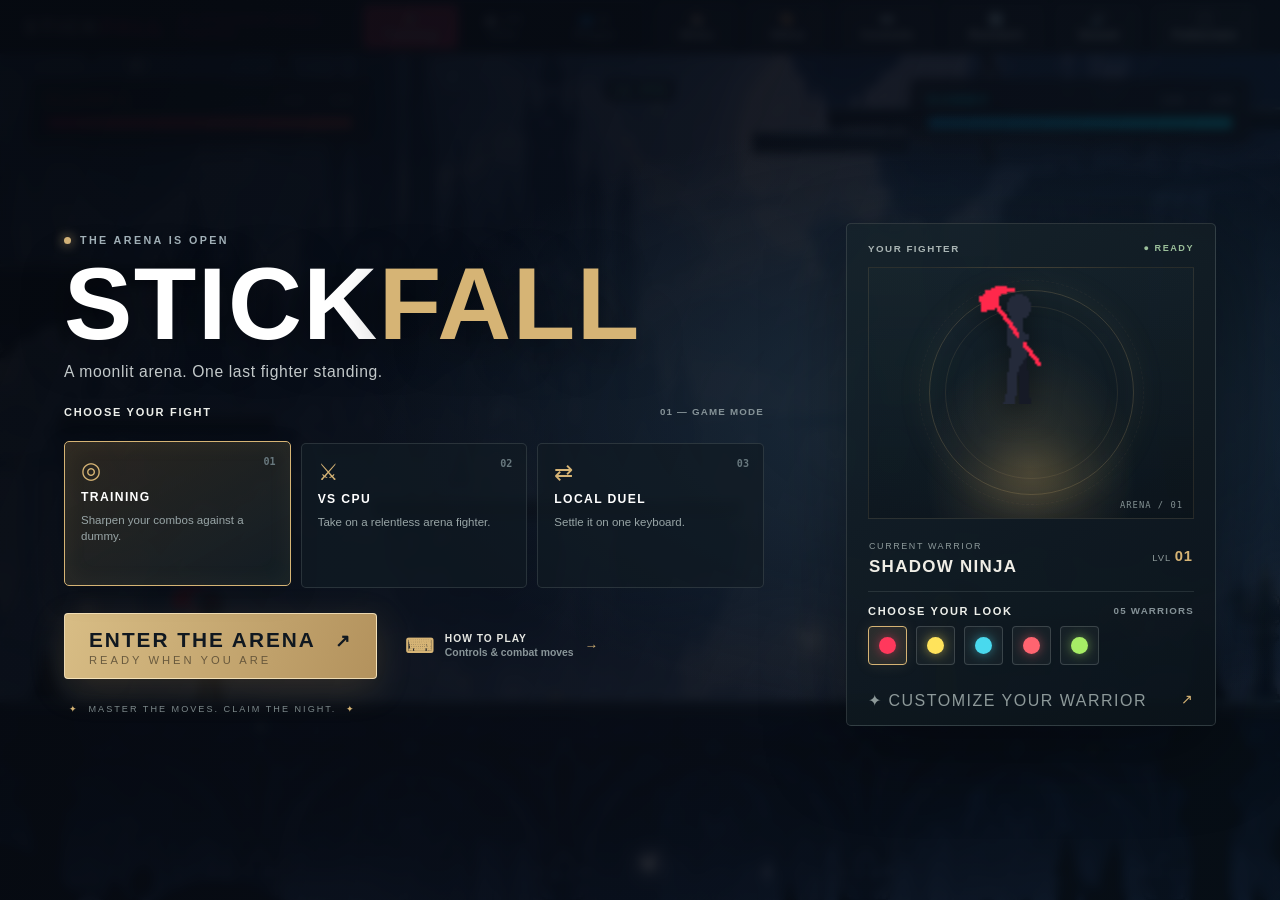
<file: index.html>
<!doctype html>
<html>
  <head>
    <meta charset="utf-8" />
    <meta http-equiv="refresh" content="0; url=/web/" />
    <title>Redirecting…</title>
    <script>location.replace('/web/');</script>
  </head>
  <body>
    <p>If you are not redirected automatically, <a href="/web/">click here</a>.</p>
  </body>
</html>
</file>
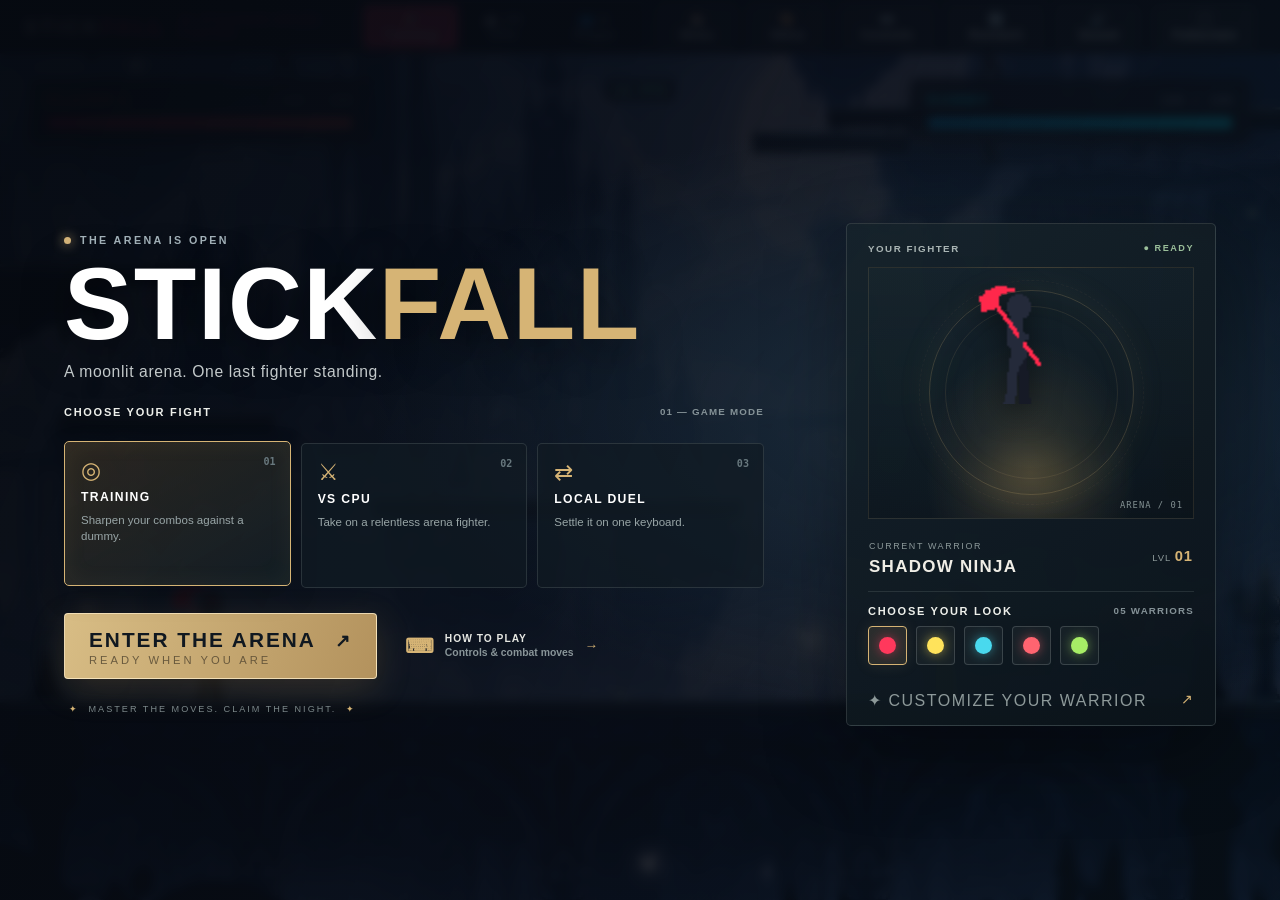
<file: web/index.html>
<!DOCTYPE html>
<html lang="en">
<head>
  <meta charset="UTF-8">
  <meta name="viewport" content="width=device-width, initial-scale=1.0, user-scalable=no">
  <title>STICKFALL — Online Stickman Fighting Game</title>
  <link rel="icon" type="image/svg+xml" href="../icon.svg">
  <link rel="stylesheet" href="css/style.css">
</head>
<body>

  <!-- Top Navbar -->
  <header>
    <div class="brand">
      <h1>STICK<span>FALL</span></h1>
      <span class="tagline">2D Stickman Arena Fighter</span>
    </div>

    <div class="header-controls">
      <!-- Game Mode Selector -->
      <div class="mode-selector">
        <button id="btnModeTraining" class="btn-mode active">🎯 Training</button>
        <button id="btnModeCpu" class="btn-mode">🤖 VS CPU</button>
        <button id="btnMode2P" class="btn-mode">👥 2-Player</button>
      </div>

      <button id="btnMainMenu" class="icon-btn" title="Return to Title Menu">🏠 Menu</button>
      <button id="btnOpenSkins" class="icon-btn" title="Choose warrior skin">🎨 Skins</button>
      <button id="btnOpenControls" class="icon-btn" title="View combat controls">⌨️ Controls</button>
      <button id="btnReset" class="icon-btn" title="Reset match">🔄 Rematch</button>
      <button id="btnMute" class="icon-btn" title="Toggle audio">🔊 Sound</button>
      <button id="btnFullscreen" class="icon-btn" title="Toggle fullscreen">⛶ Fullscreen</button>
    </div>
  </header>

  <!-- Title / Main Menu Screen Overlay -->
  <div id="mainMenuScreen" class="main-menu-overlay active">
    <div class="menu-particles" id="menuParticles"></div>

    <div class="menu-content">
      <section class="menu-main">
        <div class="menu-logo-box">
          <div class="menu-badge"><span class="live-dot"></span> THE ARENA IS OPEN</div>
          <h1 class="menu-game-title">STICK<span class="highlight">FALL</span></h1>
          <p class="menu-tagline">A moonlit arena. One last fighter standing.</p>
        </div>
        <div class="mode-heading"><span>CHOOSE YOUR FIGHT</span><span class="mode-hint">01 — GAME MODE</span></div>
        <div class="menu-modes-grid">
          <button class="menu-mode-card active" data-mode="training" type="button"><span class="mode-index">01</span><span class="mode-icon">◎</span><span class="mode-title">TRAINING</span><span class="mode-desc">Sharpen your combos against a dummy.</span></button>
          <button class="menu-mode-card" data-mode="cpu" type="button"><span class="mode-index">02</span><span class="mode-icon">⚔</span><span class="mode-title">VS CPU</span><span class="mode-desc">Take on a relentless arena fighter.</span></button>
          <button class="menu-mode-card" data-mode="2p" type="button"><span class="mode-index">03</span><span class="mode-icon">⇄</span><span class="mode-title">LOCAL DUEL</span><span class="mode-desc">Settle it on one keyboard.</span></button>
        </div>
        <div class="menu-bottom-row">
          <button id="btnStartGame" class="btn-start-game" type="button"><span class="btn-text">ENTER THE ARENA <b>↗</b></span><span class="btn-subtext">READY WHEN YOU ARE</span></button>
          <button id="btnMenuControls" class="menu-action-btn" type="button"><span class="action-icon">⌨</span><span><b>HOW TO PLAY</b><small>Controls & combat moves</small></span><span class="action-arrow">→</span></button>
        </div>
        <div class="menu-footnote"><span>✦</span> MASTER THE MOVES. CLAIM THE NIGHT. <span>✦</span></div>
      </section>
      <aside class="menu-showcase">
        <div class="showcase-top"><span>YOUR FIGHTER</span><span class="showcase-live">● READY</span></div>
        <div class="fighter-stage"><div class="stage-ring"></div><div class="stage-glow"></div><canvas id="menuFighterPreview" width="256" height="256" aria-label="Your selected stickman fighter"></canvas><span class="stage-coordinate">ARENA / 01</span></div>
        <div class="fighter-name-row"><div><span class="fighter-eyebrow">CURRENT WARRIOR</span><h2 id="menuFighterName">SHADOW NINJA</h2></div><span class="fighter-level">LVL <b>01</b></span></div>
        <div class="menu-skin-heading"><span>CHOOSE YOUR LOOK</span><span>05 WARRIORS</span></div>
        <div class="menu-skin-grid" role="group" aria-label="Choose warrior appearance">
          <button class="menu-skin selected" type="button" data-variant="shadow" aria-label="Shadow Ninja" title="Shadow Ninja"><span style="--swatch:#ff385c"></span></button>
          <button class="menu-skin" type="button" data-variant="yellow" aria-label="Golden God" title="Golden God"><span style="--swatch:#ffe35b"></span></button>
          <button class="menu-skin" type="button" data-variant="cyan" aria-label="Cyber Cyan" title="Cyber Cyan"><span style="--swatch:#49d9ee"></span></button>
          <button class="menu-skin" type="button" data-variant="crimson" aria-label="Crimson Fury" title="Crimson Fury"><span style="--swatch:#ff6470"></span></button>
          <button class="menu-skin" type="button" data-variant="toxic" aria-label="Toxic Emerald" title="Toxic Emerald"><span style="--swatch:#a7ed66"></span></button>
        </div>
        <button id="btnMenuSkins" class="showcase-footer" type="button"><span>✦ CUSTOMIZE YOUR WARRIOR</span><span>↗</span></button>
      </aside>
    </div>
  </div>

  <!-- Main Game Stage -->
  <div id="gameWrapper">
    <canvas id="gameCanvas"></canvas>

    <!-- Overlay HUD -->
    <div id="hudOverlay">
      <!-- Health Bars -->
      <div class="health-container">
        <!-- Player 1 -->
        <div class="fighter-card">
          <div class="card-header">
            <span class="name" style="color: #ff3355;">PLAYER 1</span>
            <span id="p1HpText" class="hp-text">100 / 100</span>
          </div>
          <div class="hp-track">
            <div id="p1HpBar" class="hp-fill p1" style="width: 100%;"></div>
          </div>
        </div>

        <!-- FPS Display -->
        <div style="color: #6ee7b7; font-family: monospace; font-size: 0.9rem; font-weight: bold; background: rgba(0,0,0,0.5); padding: 4px 10px; border-radius: 6px;" id="fpsDisplay">
          60 FPS
        </div>

        <!-- Opponent / Dummy -->
        <div class="fighter-card">
          <div class="card-header">
            <span id="p2NameLabel" class="name" style="color: #00e5ff;">DUMMY</span>
            <span id="p2HpText" class="hp-text">100 / 100</span>
          </div>
          <div class="hp-track">
            <div id="p2HpBar" class="hp-fill p2" style="width: 100%;"></div>
          </div>
        </div>
      </div>

      <!-- Combo Counter -->
      <div id="comboDisplay">🔥 COMBO x3!</div>

      <!-- K.O. Announcement Banner -->
      <div id="koBanner" class="ko-banner">
        <div class="ko-text">K.O.!</div>
        <div id="koWinnerSub" class="ko-subtitle">PLAYER 1 WINS</div>
        <div id="koRestartTimer" class="ko-timer">Next round starting in 3s...</div>
      </div>
    </div>
  </div>

  <!-- Controls Modal Dialog -->
  <div id="controlsModal" class="modal-overlay">
    <div class="modal-card">
      <div class="modal-header">
        <h2>⌨️ COMBAT MOVES & CONTROLS</h2>
        <button id="btnCloseControls" class="modal-close-btn">&times;</button>
      </div>
      <div class="modal-body">
        <div class="control-row">
          <div class="control-badges"><span class="key-badge">A</span> <span class="key-badge">D</span></div>
          <span class="control-label">Run Left / Right</span>
        </div>
        <div class="control-row">
          <div class="control-badges"><span class="key-badge">W</span> / <span class="key-badge">Space</span></div>
          <span class="control-label">Jump & Double Jump</span>
        </div>
        <div class="control-row">
          <div class="control-badges"><span class="key-badge">S</span></div>
          <span class="control-label">Drop Through Platform</span>
        </div>
        <div class="control-row">
          <div class="control-badges"><span class="key-badge">Shift</span></div>
          <span class="control-label">Flash Dash (Speed Burst & Invincible)</span>
        </div>
        <div class="control-row">
          <div class="control-badges"><span class="key-badge">Left Click</span></div>
          <span class="control-label">4-Hit Combo (Slash ➔ Sweep ➔ Rise ➔ Tornado)</span>
        </div>
        <div class="control-row">
          <div class="control-badges"><span class="key-badge highlight-deflect">Right Click / F</span></div>
          <span class="control-label"><b>Shield Deflect</b> (Absorbs 100% Damage)</span>
        </div>
        <div class="control-row">
          <div class="control-badges"><span class="key-badge highlight-parry">Just Deflect (&lt;0.15s)</span></div>
          <span class="control-label"><b>Perfect Parry</b> ➔ Anime Chime + <b>2X Counter Buff!</b></span>
        </div>
        <div class="control-row">
          <div class="control-badges"><span class="key-badge highlight-slash">R</span></div>
          <span class="control-label"><b>Throw Crescent Slash</b> (Flying Energy Blade)</span>
        </div>
        <div class="control-row" style="background: rgba(255, 215, 0, 0.09); border-color: rgba(255, 215, 0, 0.35);">
          <div class="control-badges"><span class="key-badge" style="background: #ffd700; color: #000;">Wall + W / Space</span></div>
          <span class="control-label"><b>Ninja Acrobatics</b>: Wall Cling / Slide ➔ 360° Somersault Wall Jump!</span>
        </div>
        <div class="control-row">
          <div class="control-badges"><span class="key-badge">Q</span> / <span class="key-badge">E</span></div>
          <span class="control-label">Downward Heavy Strike / Rapid Flurry Rush</span>
        </div>
        <div class="control-row" style="background: rgba(0, 213, 255, 0.08); border-color: rgba(0, 213, 255, 0.25);">
          <div class="control-badges"><span class="key-badge">2-Player</span></div>
          <span class="control-label">P2: Arrows, Enter to Strike, Num3/J to Deflect</span>
        </div>
      </div>
    </div>
  </div>

  <!-- Warrior Skins Modal Dialog -->
  <div id="skinsModal" class="modal-overlay">
    <div class="modal-card">
      <div class="modal-header">
        <h2>🎨 CHOOSE WARRIOR SKIN</h2>
        <button id="btnCloseSkins" class="modal-close-btn">&times;</button>
      </div>
      <div class="modal-body">
        <div class="skin-grid">
          <div class="skin-card selected" data-variant="shadow">
            <div class="skin-swatch" style="background: #1e2230; border: 2px solid #ff3355;"></div>
            <div class="skin-info">
              <div class="skin-title">Shadow Ninja</div>
              <div class="skin-desc">Dark assassin with glowing crimson eyes and blood-red slashes</div>
            </div>
          </div>
          <div class="skin-card" data-variant="yellow">
            <div class="skin-swatch" style="background: #fbf236; border: 2px solid #fff;"></div>
            <div class="skin-info">
              <div class="skin-title">Golden God</div>
              <div class="skin-desc">Legendary yellow stickman hero with brilliant golden energy</div>
            </div>
          </div>
          <div class="skin-card" data-variant="cyan">
            <div class="skin-swatch" style="background: #00e5ff; border: 2px solid #fff;"></div>
            <div class="skin-info">
              <div class="skin-title">Cyber Cyan Warrior</div>
              <div class="skin-desc">High-tech neon electric warrior with lightning speed slashes</div>
            </div>
          </div>
          <div class="skin-card" data-variant="crimson">
            <div class="skin-swatch" style="background: #ff3750; border: 2px solid #fff;"></div>
            <div class="skin-info">
              <div class="skin-title">Crimson Fury</div>
              <div class="skin-desc">Blazing scarlet berserker radiating explosive critical power</div>
            </div>
          </div>
          <div class="skin-card" data-variant="toxic">
            <div class="skin-swatch" style="background: #41ff2d; border: 2px solid #fff;"></div>
            <div class="skin-info">
              <div class="skin-title">Toxic Emerald</div>
              <div class="skin-desc">Radioactive bio-hazard blade master with green plasma blades</div>
            </div>
          </div>
        </div>
        <section class="custom-color-section" aria-label="Custom fighter colors">
          <div class="custom-color-heading"><div><span class="custom-kicker">FROM YOUR ASSET PACK</span><h3>BODY COLOR</h3></div><span id="customColorValue">PRESET</span></div>
          <div class="texture-swatches" aria-label="Material colors from the supplied Blender pack">
            <button class="texture-swatch" type="button" data-color="#ffffff" aria-label="White material"><img src="assets/customizer/White_texture.png" alt=""></button>
            <button class="texture-swatch" type="button" data-color="#3a3a3a" aria-label="Black material"><img src="assets/customizer/Black_texture.png" alt=""></button>
            <button class="texture-swatch" type="button" data-color="#ed3030" aria-label="Red material"><img src="assets/customizer/Red_texture.png" alt=""></button>
            <button class="texture-swatch" type="button" data-color="#f5d91c" aria-label="Yellow material"><img src="assets/customizer/Yellow_texture.png" alt=""></button>
            <button class="texture-swatch" type="button" data-color="#31bb55" aria-label="Green material"><img src="assets/customizer/Green_texture.png" alt=""></button>
            <button class="texture-swatch" type="button" data-color="#52c9ed" aria-label="Light blue material"><img src="assets/customizer/LightBlue_texture.png" alt=""></button>
            <button class="texture-swatch" type="button" data-color="#ff851f" aria-label="Orange material"><img src="assets/customizer/Orange_texture.png" alt=""></button>
            <button class="texture-swatch" type="button" data-color="#e946a3" aria-label="Pink material"><img src="assets/customizer/Pink_texture.png" alt=""></button>
            <button class="texture-swatch" type="button" data-color="#8654d9" aria-label="Purple material"><img src="assets/customizer/Purple_texture.png" alt=""></button>
            <button class="texture-swatch" type="button" data-color="#f1c49c" aria-label="Skin material"><img src="assets/customizer/Skin_texture.png" alt=""></button>
          </div>
          <div class="palette-label"><span>FULL COLOR PALETTE</span><span>CLICK ANY COLOR</span></div>
          <canvas id="customColorPalette" width="1024" height="1024" aria-label="Choose any body color from the supplied palette"></canvas>
          <p class="custom-color-note">Your color is applied to the fighter in the preview and in the arena.</p>
        </section>
      </div>
    </div>
  </div>

  <!-- Game Scripts -->
  <script src="js/audio.js?v=2.3"></script>
  <script src="js/particles.js?v=2.3"></script>
  <script src="js/arena.js?v=2.3"></script>
  <script src="js/sprite_loader.js?v=2.3"></script>
  <script src="js/stickman.js?v=2.3"></script>
  <script src="js/combat.js?v=2.3"></script>
  <script src="js/ai.js?v=2.3"></script>
  <script src="js/main.js?v=2.3"></script>

</body>
</html>
</file>
<file: web/css/style.css>
/* ============================================================
   STICKFALL Web Edition — Cyberpunk Arcade Theme
   ============================================================ */

:root {
  --bg-dark: #0a0b12;
  --panel-bg: rgba(16, 18, 28, 0.85);
  --border-color: rgba(255, 255, 255, 0.1);
  --primary-red: #ff2b56;
  --primary-cyan: #00d5ff;
  --gold: #ffbe1a;
  --text-main: #f0f2f8;
  --text-muted: #8a91a8;
}

* {
  margin: 0;
  padding: 0;
  box-sizing: border-box;
  user-select: none;
}

body {
  background: var(--bg-dark);
  color: var(--text-main);
  font-family: 'Segoe UI', -apple-system, BlinkMacSystemFont, Roboto, sans-serif;
  overflow: hidden;
  height: 100vh;
  display: flex;
  flex-direction: column;
}

/* Header Bar */
header {
  height: 54px;
  background: rgba(10, 12, 20, 0.95);
  border-bottom: 1px solid var(--border-color);
  display: flex;
  align-items: center;
  justify-content: space-between;
  padding: 0 24px;
  z-index: 10;
}

.brand {
  display: flex;
  align-items: center;
  gap: 12px;
}

.brand h1 {
  font-size: 1.3rem;
  letter-spacing: 3px;
  font-weight: 900;
  color: #fff;
  text-shadow: 0 0 10px rgba(255, 43, 86, 0.6);
}

.brand span {
  color: var(--primary-red);
}

.tagline {
  font-size: 0.75rem;
  color: var(--text-muted);
  text-transform: uppercase;
  letter-spacing: 1px;
}

.header-controls {
  display: flex;
  align-items: center;
  gap: 12px;
}

.mode-selector {
  display: flex;
  background: rgba(0, 0, 0, 0.4);
  border-radius: 6px;
  padding: 3px;
  border: 1px solid var(--border-color);
}

.btn-mode {
  background: transparent;
  border: none;
  color: var(--text-muted);
  padding: 6px 14px;
  font-size: 0.8rem;
  font-weight: 700;
  letter-spacing: 0.5px;
  border-radius: 4px;
  cursor: pointer;
  transition: all 0.2s ease;
}

.btn-mode:hover {
  color: #fff;
}

.btn-mode.active {
  background: var(--primary-red);
  color: #fff;
  box-shadow: 0 0 12px rgba(255, 43, 86, 0.5);
}

.icon-btn {
  background: rgba(255, 255, 255, 0.06);
  border: 1px solid var(--border-color);
  color: #fff;
  padding: 6px 14px;
  border-radius: 6px;
  font-size: 0.8rem;
  font-weight: 600;
  cursor: pointer;
  transition: all 0.2s ease;
}

.icon-btn:hover {
  background: rgba(255, 255, 255, 0.12);
  border-color: rgba(255, 255, 255, 0.3);
}

/* Main Game Container */
#gameWrapper {
  position: relative;
  flex: 1;
  width: 100%;
  height: calc(100vh - 54px);
  background: #000;
}

canvas#gameCanvas {
  width: 100%;
  height: 100%;
  display: block;
}

/* In-Game HUD Overlays */
#hudOverlay {
  position: absolute;
  top: 0;
  left: 0;
  right: 0;
  bottom: 0;
  pointer-events: none;
}

/* Top Health Bars */
.health-container {
  position: absolute;
  top: 24px;
  left: 30px;
  right: 30px;
  display: flex;
  justify-content: space-between;
  align-items: flex-start;
}

.fighter-card {
  width: 340px;
  background: var(--panel-bg);
  backdrop-filter: blur(8px);
  border: 1px solid var(--border-color);
  border-radius: 8px;
  padding: 12px 16px;
  box-shadow: 0 8px 24px rgba(0, 0, 0, 0.5);
}

.card-header {
  display: flex;
  justify-content: space-between;
  align-items: center;
  margin-bottom: 8px;
}

.card-header .name {
  font-weight: 800;
  letter-spacing: 1px;
  font-size: 0.95rem;
}

.card-header .hp-text {
  font-size: 0.85rem;
  color: var(--text-muted);
  font-family: monospace;
}

.hp-track {
  width: 100%;
  height: 14px;
  background: rgba(0, 0, 0, 0.6);
  border-radius: 4px;
  overflow: hidden;
  border: 1px solid rgba(255, 255, 255, 0.08);
}

.hp-fill {
  height: 100%;
  width: 100%;
  border-radius: 3px;
  transition: width 0.15s ease-out;
}

.hp-fill.p1 {
  background: linear-gradient(90deg, #ff1744, #ff5252);
  box-shadow: 0 0 10px rgba(255, 23, 68, 0.6);
}

.hp-fill.p2 {
  background: linear-gradient(90deg, #00b0ff, #00e5ff);
  box-shadow: 0 0 10px rgba(0, 229, 255, 0.6);
}

/* Center Combo Display */
#comboDisplay {
  position: absolute;
  top: 110px;
  left: 50%;
  transform: translateX(-50%);
  font-size: 2.2rem;
  font-weight: 900;
  font-style: italic;
  color: var(--gold);
  text-shadow: 0 0 20px rgba(255, 190, 26, 0.8), 0 4px 8px #000;
  display: none;
  animation: pulseCombo 0.3s ease-in-out;
}

@keyframes pulseCombo {
  0% { transform: translateX(-50%) scale(1.4); }
  100% { transform: translateX(-50%) scale(1); }
}

/* Bottom Controls Cheat Sheet */
.controls-bar {
  position: absolute;
  bottom: 20px;
  left: 50%;
  transform: translateX(-50%);
  background: var(--panel-bg);
  backdrop-filter: blur(8px);
  border: 1px solid var(--border-color);
  padding: 8px 20px;
  border-radius: 20px;
  font-size: 0.85rem;
  color: #ccd0df;
  display: flex;
  gap: 16px;
  box-shadow: 0 4px 16px rgba(0, 0, 0, 0.4);
}

.key-badge {
  background: rgba(255, 255, 255, 0.12);
  padding: 3px 8px;
  border-radius: 4px;
  font-weight: 700;
  font-size: 0.82rem;
  color: #fff;
  border: 1px solid rgba(255, 255, 255, 0.2);
  display: inline-block;
}

.key-badge.highlight-deflect {
  background: rgba(0, 229, 255, 0.2);
  border-color: #00e5ff;
  color: #00e5ff;
}

.key-badge.highlight-parry {
  background: rgba(255, 215, 0, 0.2);
  border-color: #ffd700;
  color: #ffd700;
}

.key-badge.highlight-slash {
  background: rgba(255, 43, 86, 0.25);
  border-color: #ff3355;
  color: #ff3355;
}

/* Modal Overlays for Controls & Skin Menu */
.modal-overlay {
  position: fixed;
  top: 0;
  left: 0;
  width: 100vw;
  height: 100vh;
  background: rgba(4, 6, 12, 0.75);
  backdrop-filter: blur(8px);
  display: flex;
  align-items: center;
  justify-content: center;
  z-index: 3000;
  opacity: 0;
  pointer-events: none;
  transition: opacity 0.2s ease;
}

.modal-overlay.active {
  opacity: 1;
  pointer-events: auto;
}

.modal-card {
  width: 480px;
  max-width: 90vw;
  background: rgba(18, 22, 36, 0.96);
  border: 1px solid rgba(255, 255, 255, 0.15);
  border-radius: 14px;
  box-shadow: 0 16px 40px rgba(0, 0, 0, 0.7), 0 0 30px rgba(0, 213, 255, 0.1);
  overflow: hidden;
  transform: translateY(12px) scale(0.97);
  transition: transform 0.25s cubic-bezier(0.17, 0.89, 0.32, 1.28);
}

.modal-overlay.active .modal-card {
  transform: translateY(0) scale(1);
}

.modal-header {
  display: flex;
  justify-content: space-between;
  align-items: center;
  padding: 16px 20px;
  background: rgba(255, 255, 255, 0.04);
  border-bottom: 1px solid rgba(255, 255, 255, 0.08);
}

.modal-header h2 {
  font-size: 1.15rem;
  letter-spacing: 1px;
  color: #fff;
  font-weight: 800;
}

.modal-close-btn {
  background: transparent;
  border: none;
  color: #8a91a8;
  font-size: 1.5rem;
  cursor: pointer;
  line-height: 1;
  transition: color 0.15s;
}

.modal-close-btn:hover {
  color: #ff2b56;
}

.modal-body {
  padding: 18px 20px;
  max-height: 70vh;
  overflow-y: auto;
}

/* Control Rows in Modal */
.control-row {
  display: flex;
  justify-content: space-between;
  align-items: center;
  padding: 10px 14px;
  margin-bottom: 6px;
  background: rgba(255, 255, 255, 0.03);
  border-radius: 8px;
  border: 1px solid rgba(255, 255, 255, 0.05);
}

.control-badges {
  display: flex;
  gap: 6px;
  align-items: center;
}

.control-label {
  font-size: 0.9rem;
  color: #ccd0df;
  text-align: right;
}

/* Skin Selection Grid */
.skin-grid {
  display: grid;
  grid-template-columns: 1fr;
  gap: 10px;
}

.skin-card {
  display: flex;
  align-items: center;
  gap: 14px;
  padding: 10px 14px;
  background: rgba(255, 255, 255, 0.04);
  border: 1px solid rgba(255, 255, 255, 0.08);
  border-radius: 10px;
  cursor: pointer;
  transition: all 0.2s ease;
}

.skin-card:hover {
  background: rgba(255, 255, 255, 0.08);
  border-color: rgba(255, 255, 255, 0.25);
  transform: translateX(4px);
}

.skin-card.selected {
  border-color: var(--primary-cyan);
  background: rgba(0, 213, 255, 0.12);
  box-shadow: 0 0 16px rgba(0, 213, 255, 0.25);
}

.skin-swatch {
  width: 34px;
  height: 34px;
  border-radius: 50%;
  flex-shrink: 0;
  box-shadow: 0 2px 8px rgba(0, 0, 0, 0.5);
}

.skin-info .skin-title {
  font-weight: 700;
  font-size: 0.95rem;
  color: #fff;
}

.skin-info .skin-desc {
  font-size: 0.78rem;
  color: var(--text-muted);
}

/* K.O. Celebration Banner */
.ko-banner {
  position: absolute;
  top: 40%;
  left: 50%;
  transform: translate(-50%, -50%) scale(0.6);
  text-align: center;
  pointer-events: none;
  opacity: 0;
  transition: all 0.35s cubic-bezier(0.17, 0.89, 0.32, 1.4);
  z-index: 500;
}

.ko-banner.visible {
  opacity: 1;
  transform: translate(-50%, -50%) scale(1);
}

.ko-text {
  font-family: 'Impact', 'Segoe UI Black', sans-serif;
  font-size: 5.5rem;
  font-style: italic;
  letter-spacing: 4px;
  color: #ff1744;
  text-shadow: 0 0 30px rgba(255, 23, 68, 0.9), 0 0 60px rgba(255, 215, 0, 0.6), 0 6px 12px #000;
  -webkit-text-stroke: 2px #fff;
  animation: koPulse 0.8s ease-in-out infinite alternate;
}

@keyframes koPulse {
  0% { transform: scale(1); filter: brightness(1); }
  100% { transform: scale(1.06); filter: brightness(1.2); }
}

.ko-subtitle {
  font-size: 1.6rem;
  font-weight: 900;
  letter-spacing: 2px;
  color: #ffd700;
  text-shadow: 0 0 16px rgba(255, 215, 0, 0.8), 0 3px 6px #000;
  margin-top: -6px;
}

.ko-timer {
  font-size: 0.95rem;
  color: #aaa;
  margin-top: 8px;
  letter-spacing: 1px;
  font-family: monospace;
}

/* ============================================================
   Title / Main Menu Screen Overlay
   ============================================================ */
.main-menu-overlay {
  position: fixed;
  top: 0;
  left: 0;
  width: 100vw;
  height: 100vh;
  background: radial-gradient(circle at center, rgba(14, 18, 32, 0.94) 0%, rgba(5, 7, 12, 0.98) 100%);
  backdrop-filter: blur(14px);
  display: flex;
  align-items: center;
  justify-content: center;
  z-index: 2000;
  opacity: 0;
  pointer-events: none;
  transform: scale(1.03);
  transition: opacity 0.35s ease, transform 0.35s ease;
}

.main-menu-overlay.active {
  opacity: 1;
  pointer-events: auto;
  transform: scale(1);
}

.menu-content {
  display: flex;
  flex-direction: column;
  align-items: center;
  gap: 22px;
  text-align: center;
  max-width: 820px;
  width: 90vw;
  padding: 24px;
}

.menu-logo-box {
  display: flex;
  flex-direction: column;
  align-items: center;
  gap: 6px;
}

.menu-badge {
  background: rgba(255, 43, 86, 0.15);
  border: 1px solid #ff2b56;
  color: #ff3355;
  padding: 4px 14px;
  border-radius: 20px;
  font-weight: 800;
  font-size: 0.72rem;
  letter-spacing: 2.5px;
  text-transform: uppercase;
}

.menu-game-title {
  font-family: 'Impact', 'Segoe UI Black', sans-serif;
  font-size: 5.2rem;
  letter-spacing: 6px;
  color: #fff;
  text-shadow: 0 0 35px rgba(255, 43, 86, 0.7), 0 0 70px rgba(255, 43, 86, 0.35), 0 4px 12px #000;
  margin: 0;
  line-height: 1;
}

.menu-game-title .highlight {
  color: #ff2b56;
}

.menu-tagline {
  font-size: 0.85rem;
  letter-spacing: 4px;
  color: #8a91a8;
  font-weight: 600;
  text-transform: uppercase;
  margin: 0;
}

.menu-modes-grid {
  display: grid;
  grid-template-columns: repeat(3, 1fr);
  gap: 14px;
  width: 100%;
}

.menu-mode-card {
  background: rgba(255, 255, 255, 0.04);
  border: 1px solid rgba(255, 255, 255, 0.1);
  border-radius: 12px;
  padding: 18px 14px;
  cursor: pointer;
  transition: all 0.22s ease;
  display: flex;
  flex-direction: column;
  align-items: center;
  gap: 8px;
}

.menu-mode-card:hover {
  transform: translateY(-4px);
  background: rgba(255, 255, 255, 0.08);
  border-color: rgba(255, 255, 255, 0.3);
}

.menu-mode-card.active {
  border-color: #00d5ff;
  background: rgba(0, 213, 255, 0.12);
  box-shadow: 0 0 20px rgba(0, 213, 255, 0.28);
  transform: translateY(-4px);
}

.mode-icon {
  font-size: 2rem;
}

.mode-title {
  font-weight: 800;
  font-size: 0.95rem;
  letter-spacing: 1px;
  color: #fff;
}

.mode-desc {
  font-size: 0.76rem;
  color: var(--text-muted);
  line-height: 1.4;
}

.btn-start-game {
  background: linear-gradient(135deg, #ff1744 0%, #d50032 100%);
  color: #fff;
  border: 1px solid rgba(255, 255, 255, 0.4);
  border-radius: 36px;
  padding: 14px 50px;
  cursor: pointer;
  display: flex;
  flex-direction: column;
  align-items: center;
  box-shadow: 0 8px 30px rgba(255, 23, 68, 0.5), 0 0 40px rgba(255, 23, 68, 0.3);
  transition: all 0.2s cubic-bezier(0.17, 0.89, 0.32, 1.4);
}

.btn-start-game:hover {
  transform: scale(1.05);
  box-shadow: 0 12px 38px rgba(255, 23, 68, 0.7), 0 0 50px rgba(255, 23, 68, 0.4);
}

.btn-start-game .btn-text {
  font-size: 1.3rem;
  font-weight: 900;
  letter-spacing: 2px;
}

.btn-start-game .btn-subtext {
  font-size: 0.7rem;
  letter-spacing: 3px;
  opacity: 0.8;
  margin-top: 2px;
}

.menu-actions-row {
  display: flex;
  gap: 12px;
}

.menu-action-btn {
  background: rgba(255, 255, 255, 0.06);
  border: 1px solid rgba(255, 255, 255, 0.15);
  color: #ccd0df;
  padding: 9px 20px;
  border-radius: 20px;
  font-weight: 600;
  font-size: 0.85rem;
  cursor: pointer;
  transition: all 0.2s ease;
}

.menu-action-btn:hover {
  background: rgba(255, 255, 255, 0.12);
  color: #fff;
  border-color: rgba(255, 255, 255, 0.3);
  transform: translateY(-2px);
}



/* Polished title screen */
.main-menu-overlay { align-items: stretch; justify-content: center; padding: 82px 5vw 34px; overflow-y: auto; background: radial-gradient(ellipse at 77% 46%, rgba(36, 61, 79, .56), transparent 44%), linear-gradient(112deg, rgba(6, 10, 17, .97) 8%, rgba(8, 13, 22, .91) 54%, rgba(8, 17, 26, .83)); backdrop-filter: blur(5px); }
.menu-particles { opacity: .28; }
.menu-content { position: relative; z-index: 1; max-width: 1210px; width: min(1210px, 100%); min-height: 550px; padding: 0; flex-direction: row; align-items: stretch; justify-content: space-between; gap: clamp(32px, 6vw, 90px); text-align: left; }
.menu-main { flex: 1 1 650px; max-width: 700px; display: flex; flex-direction: column; justify-content: center; gap: 25px; }
.menu-logo-box { align-items: flex-start; gap: 12px; }
.menu-badge { display: inline-flex; align-items: center; gap: 9px; border: 0; background: transparent; padding: 0; color: #a4b3ba; font-size: .67rem; letter-spacing: 2.4px; }
.live-dot { width: 7px; height: 7px; border-radius: 50%; background: #d4b479; box-shadow: 0 0 12px #d4b479; }
.menu-game-title { font-family: 'Arial Black', Impact, sans-serif; font-size: clamp(4.6rem, 8vw, 7.25rem); line-height: .9; letter-spacing: .015em; text-shadow: 0 8px 45px rgba(0,0,0,.55); }
.menu-game-title .highlight { color: #d6b475; }
.menu-tagline { color: #c3c9ca; font-size: .98rem; letter-spacing: .04em; font-weight: 400; text-transform: none; }
.mode-heading,.menu-skin-heading { display: flex; justify-content: space-between; color: #eef0eb; font-size: .69rem; font-weight: 800; letter-spacing: 1.7px; }
.mode-hint,.menu-skin-heading span:last-child { color: #859297; font-size: .61rem; letter-spacing: 1.2px; }
.menu-modes-grid { gap: 10px; }
.menu-mode-card { position: relative; min-height: 145px; align-items: flex-start; text-align: left; gap: 8px; padding: 17px 16px 14px; border-radius: 5px; background: rgba(17, 27, 35, .72); border-color: rgba(205, 218, 213, .14); }
.menu-mode-card:hover { transform: translateY(-3px); border-color: rgba(214,180,117,.55); }
.menu-mode-card.active { transform: translateY(-2px); border-color: #d6b475; background: linear-gradient(150deg, rgba(105,83,49,.36), rgba(18,29,36,.91)); box-shadow: inset 0 0 24px rgba(214,180,117,.07), 0 10px 28px rgba(0,0,0,.15); }
.mode-index { position: absolute; top: 14px; right: 14px; color: #68787e; font: 600 .63rem monospace; }
.mode-icon { color: #d6b475; font-size: 1.45rem; line-height: 1; }
.mode-title { font-size: .76rem; letter-spacing: 1.35px; }
.mode-desc { font-size: .72rem; color: #99a6a7; line-height: 1.45; }
.menu-bottom-row { display: flex; align-items: center; gap: 18px; }
.btn-start-game { min-width: 205px; padding: 14px 24px 12px; border-radius: 4px; align-items: flex-start; background: linear-gradient(110deg,#d8bd85,#b3925d); color: #101820; border: 1px solid rgba(255,239,203,.75); box-shadow: 0 10px 35px rgba(182,143,75,.2); }
.btn-start-game:hover { transform: translateY(-2px); box-shadow: 0 14px 40px rgba(182,143,75,.33); }
.btn-text { font-size: .9rem; font-weight: 900; letter-spacing: 1px; }
.btn-text b { margin-left: 12px; font-size: 1.15rem; }
.btn-subtext { margin-top: 4px; color: #514530; font-size: .59rem; letter-spacing: 1.4px; }
.menu-action-btn { min-height: 46px; padding: 7px 10px; border: 0; background: transparent; display: flex; align-items: center; gap: 11px; text-align: left; }
.menu-action-btn:hover { background: rgba(255,255,255,.05); transform: none; }
.action-icon { color: #d6b475; font-size: 1.25rem; }
.menu-action-btn b,.menu-action-btn small { display: block; }
.menu-action-btn b { color: #e6e7e2; font-size: .64rem; letter-spacing: 1px; }
.menu-action-btn small { margin-top: 3px; color: #899598; font-size: .65rem; }
.action-arrow { color: #d6b475; }
.menu-footnote { color: #7d898b; font-size: .57rem; letter-spacing: 2px; }
.menu-footnote span { color: #d6b475; padding: 0 5px; }
.menu-showcase { flex: 0 0 clamp(280px, 30vw, 370px); align-self: center; padding: 19px 21px 15px; background: linear-gradient(145deg, rgba(22,35,43,.91), rgba(11,19,26,.91)); border: 1px solid rgba(200,215,209,.17); border-radius: 5px; box-shadow: 0 25px 80px rgba(0,0,0,.38); }
.showcase-top,.showcase-footer { display: flex; justify-content: space-between; color: #aab5b4; font-size: .61rem; font-weight: 800; letter-spacing: 1.5px; }
.showcase-live { color: #9bbf9a; font-size: .57rem; }
.fighter-stage { height: 252px; margin: 13px 0 8px; position: relative; display: grid; place-items: center; overflow: hidden; background: radial-gradient(ellipse at 50% 82%, rgba(193,160,103,.22), transparent 46%), linear-gradient(180deg, rgba(28,48,56,.16), rgba(4,10,14,.25)); border: 1px solid rgba(214,180,117,.13); }
.stage-ring { position: absolute; width: 205px; height: 205px; border: 1px solid rgba(214,180,117,.21); border-radius: 50%; box-shadow: 0 0 38px rgba(214,180,117,.07), inset 0 0 38px rgba(214,180,117,.04); }
.stage-ring:before,.stage-ring:after { content: ''; position: absolute; inset: 15px; border: 1px solid rgba(214,180,117,.11); border-radius: 50%; }
.stage-ring:after { inset: -11px; border-style: dashed; opacity: .48; }
.stage-glow { position: absolute; width: 104px; height: 20px; bottom: 32px; border-radius: 50%; background: #d1a855; filter: blur(20px); opacity: .37; }
#menuFighterPreview { z-index: 1; width: 256px; height: 256px; image-rendering: pixelated; filter: drop-shadow(0 7px 14px rgba(0,0,0,.5)); }
.stage-coordinate { position: absolute; right: 10px; bottom: 8px; color: #829092; font: .55rem monospace; letter-spacing: 1px; }
.fighter-name-row { display: flex; align-items: center; justify-content: space-between; padding: 8px 1px 14px; border-bottom: 1px solid rgba(204,217,212,.12); }
.fighter-eyebrow { color: #8c999a; font-size: .56rem; letter-spacing: 1.6px; }
.fighter-name-row h2 { margin-top: 4px; color: #f0eee6; font-size: 1.06rem; letter-spacing: 1.3px; }
.fighter-level { color: #8d9999; font-size: .59rem; letter-spacing: 1px; }
.fighter-level b { color: #d6b475; font-size: .92rem; }
.menu-skin-heading { margin: 13px 0 9px; }
.menu-skin-grid { display: flex; gap: 9px; }
.menu-skin { width: 39px; height: 39px; border: 1px solid rgba(222,231,224,.18); border-radius: 4px; background: rgba(255,255,255,.04); display: grid; place-items: center; cursor: pointer; transition: .18s ease; }
.menu-skin span { width: 17px; height: 17px; border-radius: 50%; background: var(--swatch); box-shadow: 0 0 12px color-mix(in srgb, var(--swatch), transparent 45%); }
.menu-skin:hover { transform: translateY(-2px); border-color: rgba(214,180,117,.7); }
.menu-skin.selected { border-color: #d6b475; background: rgba(214,180,117,.13); box-shadow: 0 0 15px rgba(214,180,117,.12); }
.showcase-footer { margin-top: 14px; padding-top: 12px; border-top: 1px solid rgba(204,217,212,.12); color: #8d9999; font-size: .56rem; }
.showcase-footer span:last-child { color: #d6b475; font-size: .85rem; }
@media (max-width: 900px) { .main-menu-overlay { padding: 75px 4vw 24px; } .menu-content { gap: 25px; } .menu-showcase { flex-basis: 285px; padding: 16px; } .fighter-stage { height: 218px; } #menuFighterPreview { width: 220px; height: 220px; } .stage-ring { width: 175px; height: 175px; } .menu-mode-card { padding: 14px 11px; } }
@media (max-width: 680px) { .main-menu-overlay { align-items: flex-start; padding: 72px 18px 24px; } .menu-content { flex-direction: column; gap: 22px; } .menu-main { flex-basis: auto; gap: 17px; } .menu-game-title { font-size: 4.4rem; } .menu-tagline { font-size: .82rem; } .menu-modes-grid { gap: 7px; } .menu-mode-card { min-height: 126px; padding: 12px 9px; } .mode-title { font-size: .63rem; letter-spacing: .7px; } .mode-desc { font-size: .64rem; } .mode-icon { font-size: 1.2rem; } .mode-index { display: none; } .menu-bottom-row { gap: 5px; } .btn-start-game { min-width: 176px; padding: 12px 14px; } .menu-action-btn { gap: 7px; } .menu-action-btn small { font-size: .58rem; } .menu-footnote { display: none; } .menu-showcase { width: min(100%, 380px); flex-basis: auto; align-self: center; } .fighter-stage { height: 192px; } #menuFighterPreview { width: 200px; height: 200px; } .stage-ring { width: 155px; height: 155px; } }
@media (max-height: 760px) and (min-width: 681px) { .main-menu-overlay { padding-top: 65px; padding-bottom: 16px; } .menu-content { transform: scale(.91); transform-origin: center; } .fighter-stage { height: 205px; } #menuFighterPreview { width: 205px; height: 205px; } .menu-main { gap: 18px; } }

/* Keep the title screen usable on compact browser windows. */
.showcase-footer { width: 100%; border: 0; background: transparent; cursor: pointer; text-align: left; font: inherit; }
.showcase-footer:hover { color: #d6b475; }
@media (max-width: 1120px) {
  .main-menu-overlay { align-items: flex-start; padding: 75px 4vw 28px; }
  .menu-content { flex-direction: column; align-items: center; gap: 26px; }
  .menu-main { flex: 0 0 auto; width: min(700px, 100%); }
  .menu-showcase { flex: 0 0 auto; width: min(500px, 100%); align-self: center; }
  .fighter-stage { height: 220px; }
  #menuFighterPreview { width: 220px; height: 220px; }
  .stage-ring { width: 175px; height: 175px; }
}
@media (max-width: 680px) {
  .main-menu-overlay { padding: 72px 18px 24px; }
  .menu-content { gap: 22px; }
  .menu-main { gap: 17px; }
  .menu-game-title { font-size: 4.4rem; }
  .menu-tagline { font-size: .82rem; }
  .menu-modes-grid { gap: 7px; }
  .menu-mode-card { min-height: 126px; padding: 12px 9px; }
  .mode-title { font-size: .63rem; letter-spacing: .7px; }
  .mode-desc { font-size: .64rem; }
  .mode-icon { font-size: 1.2rem; }
  .mode-index { display: none; }
  .menu-bottom-row { gap: 5px; }
  .btn-start-game { min-width: 176px; padding: 12px 14px; }
  .menu-action-btn { gap: 7px; }
  .menu-action-btn small { font-size: .58rem; }
  .menu-footnote { display: none; }
  .menu-showcase { width: min(100%, 380px); }
  .fighter-stage { height: 192px; }
  #menuFighterPreview { width: 200px; height: 200px; }
  .stage-ring { width: 155px; height: 155px; }
}
#skinsModal .modal-card { width: min(640px, 92vw); }
.custom-color-section { margin-top: 22px; padding-top: 18px; border-top: 1px solid rgba(255,255,255,.11); }
.custom-color-heading,.palette-label { display: flex; align-items: center; justify-content: space-between; }
.custom-color-heading h3 { margin-top: 3px; color: #f0f2f8; font-size: .9rem; letter-spacing: 1.3px; }
.custom-kicker { color: #a6b2b2; font-size: .57rem; font-weight: 800; letter-spacing: 1.4px; }
#customColorValue { color: #d6b475; font: 700 .75rem monospace; }
.texture-swatches { display: flex; flex-wrap: wrap; gap: 8px; margin: 12px 0 18px; }
.texture-swatch { width: 39px; height: 39px; padding: 3px; border: 1px solid rgba(255,255,255,.17); border-radius: 5px; background: #111922; cursor: pointer; transition: .16s ease; }
.texture-swatch img { display: block; width: 100%; height: 100%; object-fit: cover; border-radius: 3px; }
.texture-swatch:hover,.texture-swatch.selected { border-color: #d6b475; transform: translateY(-2px); box-shadow: 0 0 12px rgba(214,180,117,.28); }
.palette-label { margin-bottom: 7px; color: #dce1de; font-size: .59rem; font-weight: 800; letter-spacing: 1.3px; }
.palette-label span:last-child { color: #899497; font-size: .54rem; }
#customColorPalette { display: block; width: 100%; height: auto; aspect-ratio: 1; max-height: 260px; object-fit: fill; border: 1px solid rgba(255,255,255,.15); border-radius: 4px; cursor: crosshair; touch-action: manipulation; }
.custom-color-note { margin-top: 7px; color: #929da0; font-size: .7rem; }
</file>
